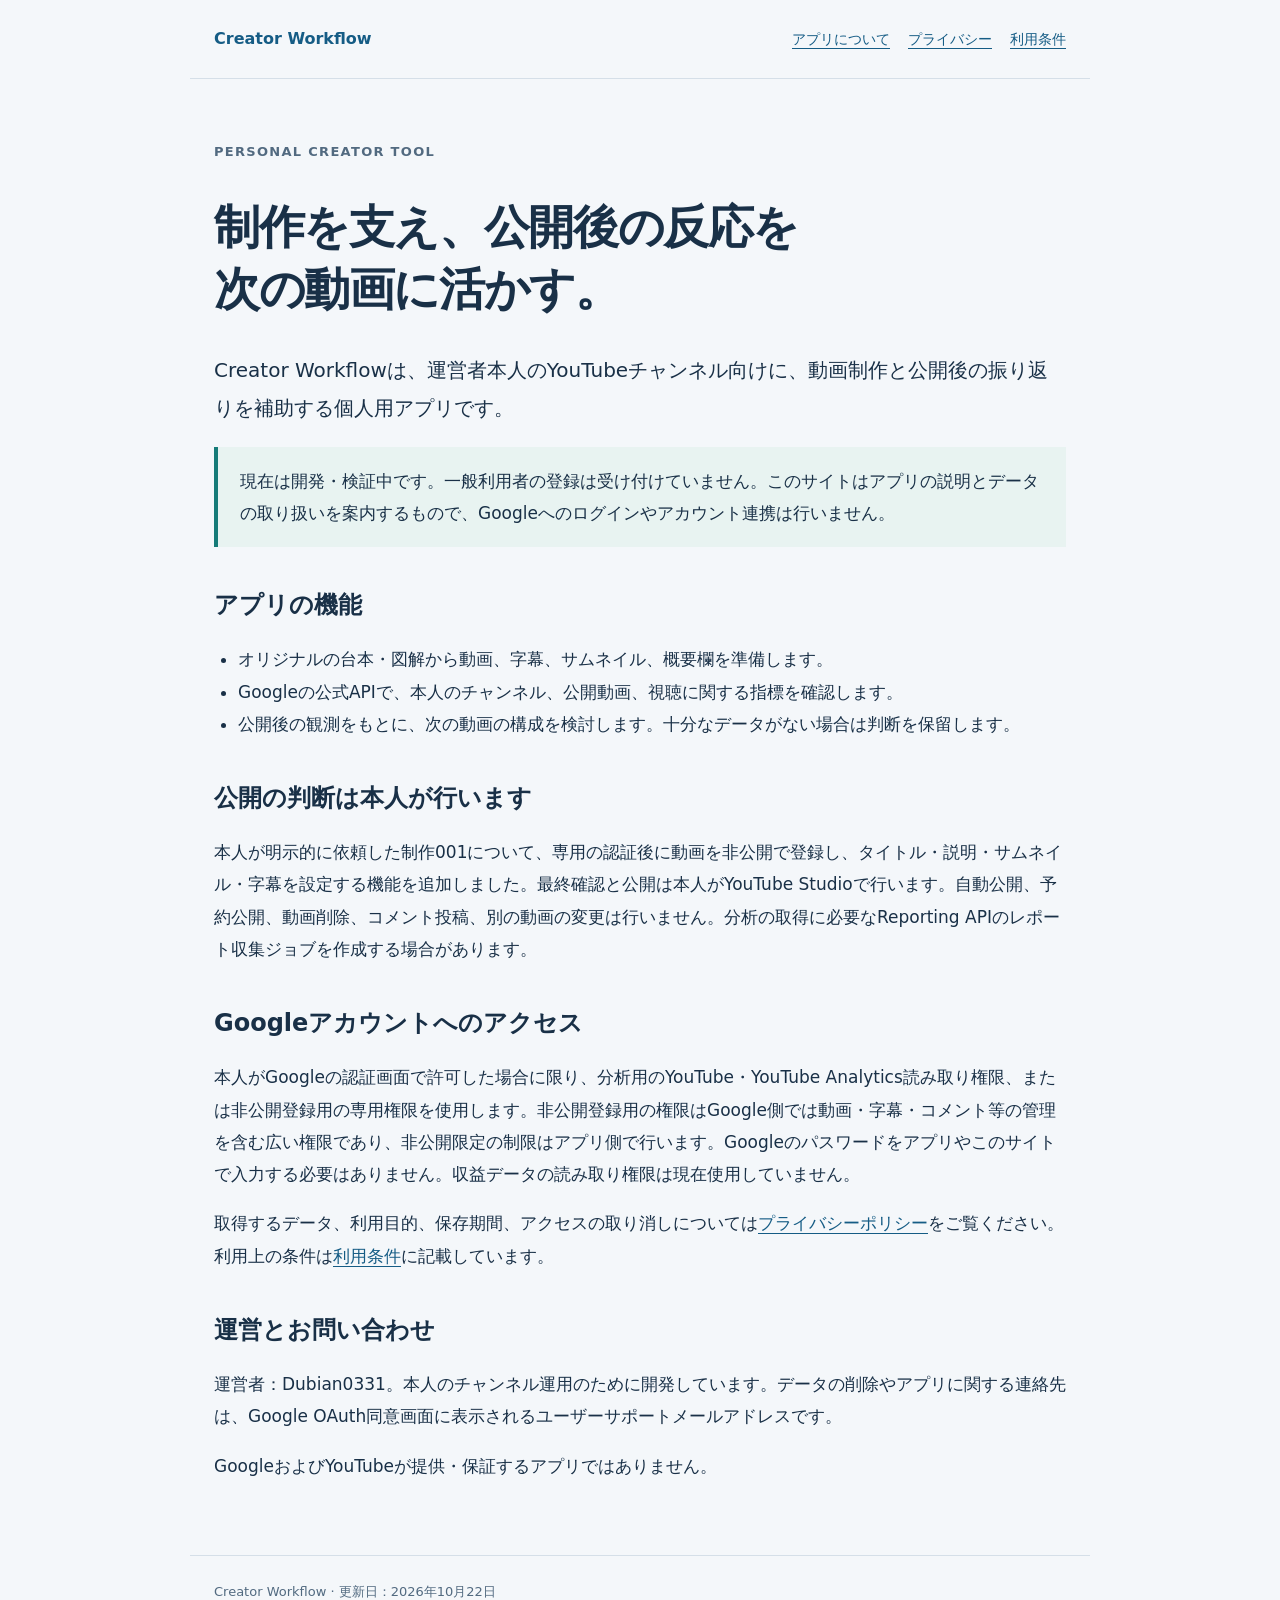
<file: index.html>
<!doctype html>
<html lang="ja"><head><meta charset="utf-8"><meta name="viewport" content="width=device-width,initial-scale=1"><meta name="description" content="Creator Workflowは運営者本人のYouTubeチャンネルの動画制作と公開後の振り返りを補助する個人用ツールです。"><title>Creator Workflow — アプリについて</title><link rel="stylesheet" href="style.css"></head><body>
<a class="skip" href="#main">本文へ</a><header><a href="index.html">Creator Workflow</a><nav aria-label="メイン"><a href="index.html" aria-current="page">アプリについて</a><a href="privacy.html">プライバシー</a><a href="terms.html">利用条件</a></nav></header>
<main id="main"><p class="eyebrow">PERSONAL CREATOR TOOL</p><h1>制作を支え、公開後の反応を<br>次の動画に活かす。</h1><p class="lead">Creator Workflowは、運営者本人のYouTubeチャンネル向けに、動画制作と公開後の振り返りを補助する個人用アプリです。</p>
<p class="notice">現在は開発・検証中です。一般利用者の登録は受け付けていません。このサイトはアプリの説明とデータの取り扱いを案内するもので、Googleへのログインやアカウント連携は行いません。</p>
<h2>アプリの機能</h2><ul><li>オリジナルの台本・図解から動画、字幕、サムネイル、概要欄を準備します。</li><li>Googleの公式APIで、本人のチャンネル、公開動画、視聴に関する指標を確認します。</li><li>公開後の観測をもとに、次の動画の構成を検討します。十分なデータがない場合は判断を保留します。</li></ul>
<h2>公開の判断は本人が行います</h2><p>本人が明示的に依頼した制作001について、専用の認証後に動画を非公開で登録し、タイトル・説明・サムネイル・字幕を設定する機能を追加しました。最終確認と公開は本人がYouTube Studioで行います。自動公開、予約公開、動画削除、コメント投稿、別の動画の変更は行いません。分析の取得に必要なReporting APIのレポート収集ジョブを作成する場合があります。</p>
<h2>Googleアカウントへのアクセス</h2><p>本人がGoogleの認証画面で許可した場合に限り、分析用のYouTube・YouTube Analytics読み取り権限、または非公開登録用の専用権限を使用します。非公開登録用の権限はGoogle側では動画・字幕・コメント等の管理を含む広い権限であり、非公開限定の制限はアプリ側で行います。Googleのパスワードをアプリやこのサイトで入力する必要はありません。収益データの読み取り権限は現在使用していません。</p><p>取得するデータ、利用目的、保存期間、アクセスの取り消しについては<a href="privacy.html">プライバシーポリシー</a>をご覧ください。利用上の条件は<a href="terms.html">利用条件</a>に記載しています。</p>
<h2>運営とお問い合わせ</h2><p>運営者：Dubian0331。本人のチャンネル運用のために開発しています。データの削除やアプリに関する連絡先は、Google OAuth同意画面に表示されるユーザーサポートメールアドレスです。</p><p>GoogleおよびYouTubeが提供・保証するアプリではありません。</p></main><footer>Creator Workflow · 更新日：2026年10月22日</footer></body></html>
</file>
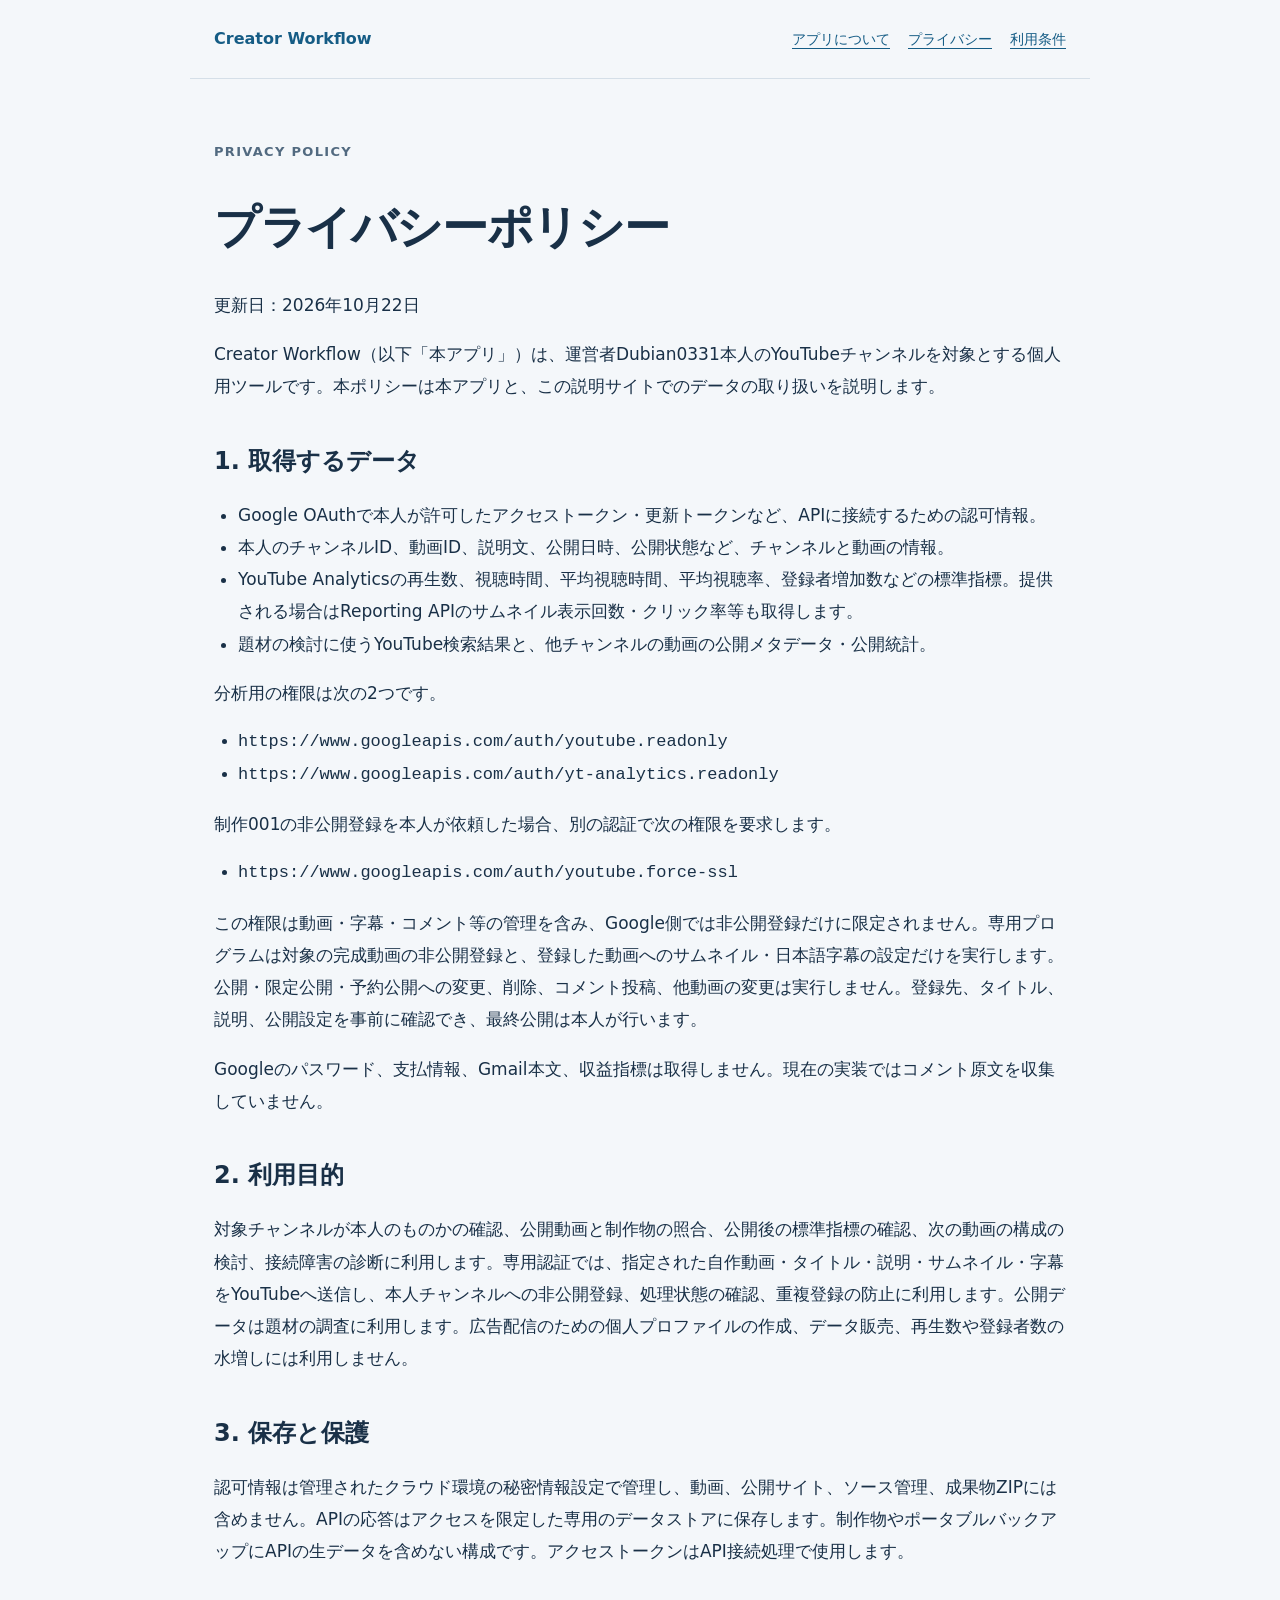
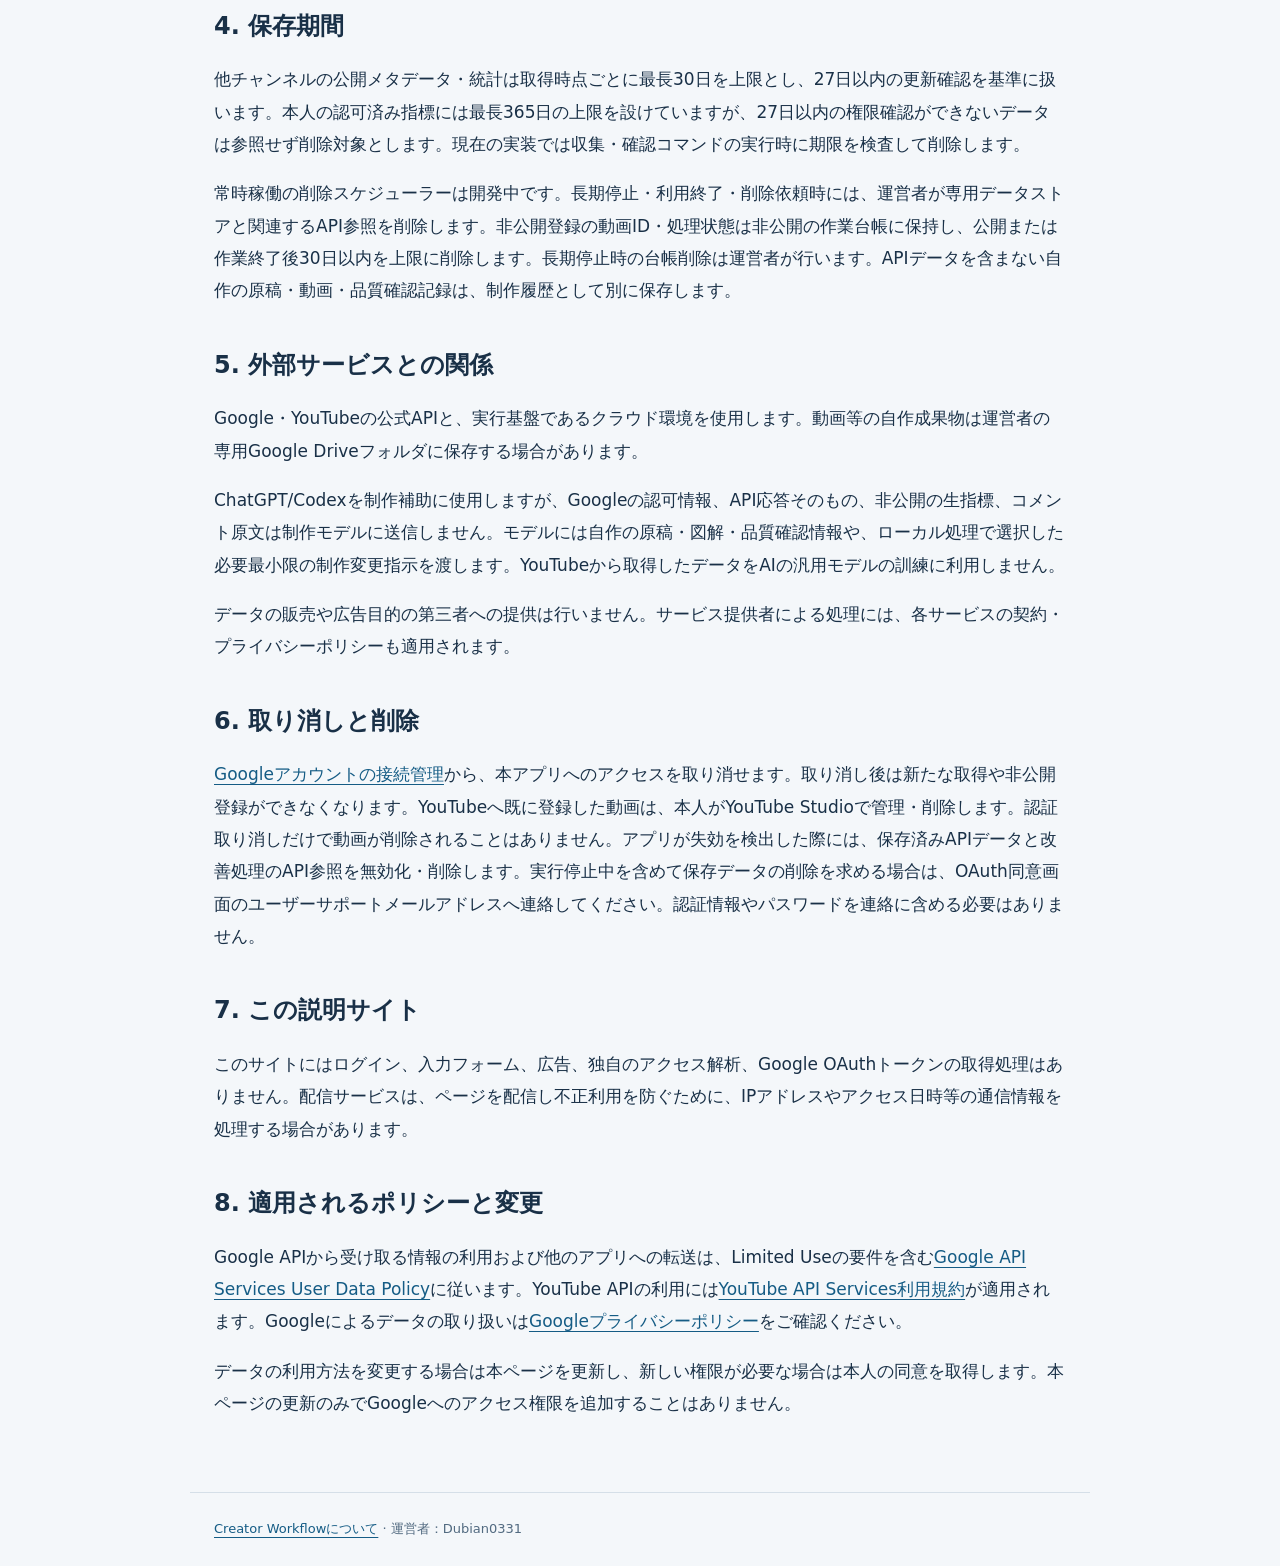
<file: privacy.html>
<!doctype html>
<html lang="ja"><head><meta charset="utf-8"><meta name="viewport" content="width=device-width,initial-scale=1"><meta name="description" content="Creator Workflowが取得するGoogle・YouTubeデータの利用目的、保存、共有、削除について。"><title>プライバシーポリシー — Creator Workflow</title><link rel="stylesheet" href="style.css"></head><body><a class="skip" href="#main">本文へ</a><header><a href="index.html">Creator Workflow</a><nav aria-label="メイン"><a href="index.html">アプリについて</a><a href="privacy.html" aria-current="page">プライバシー</a><a href="terms.html">利用条件</a></nav></header>
<main id="main"><p class="eyebrow">PRIVACY POLICY</p><h1>プライバシーポリシー</h1><p>更新日：2026年10月22日</p><p>Creator Workflow（以下「本アプリ」）は、運営者Dubian0331本人のYouTubeチャンネルを対象とする個人用ツールです。本ポリシーは本アプリと、この説明サイトでのデータの取り扱いを説明します。</p>
<h2>1. 取得するデータ</h2><ul><li>Google OAuthで本人が許可したアクセストークン・更新トークンなど、APIに接続するための認可情報。</li><li>本人のチャンネルID、動画ID、説明文、公開日時、公開状態など、チャンネルと動画の情報。</li><li>YouTube Analyticsの再生数、視聴時間、平均視聴時間、平均視聴率、登録者増加数などの標準指標。提供される場合はReporting APIのサムネイル表示回数・クリック率等も取得します。</li><li>題材の検討に使うYouTube検索結果と、他チャンネルの動画の公開メタデータ・公開統計。</li></ul><p>分析用の権限は次の2つです。</p><ul class="scope"><li>https://www.googleapis.com/auth/youtube.readonly</li><li>https://www.googleapis.com/auth/yt-analytics.readonly</li></ul><p>制作001の非公開登録を本人が依頼した場合、別の認証で次の権限を要求します。</p><ul class="scope"><li>https://www.googleapis.com/auth/youtube.force-ssl</li></ul><p>この権限は動画・字幕・コメント等の管理を含み、Google側では非公開登録だけに限定されません。専用プログラムは対象の完成動画の非公開登録と、登録した動画へのサムネイル・日本語字幕の設定だけを実行します。公開・限定公開・予約公開への変更、削除、コメント投稿、他動画の変更は実行しません。登録先、タイトル、説明、公開設定を事前に確認でき、最終公開は本人が行います。</p><p>Googleのパスワード、支払情報、Gmail本文、収益指標は取得しません。現在の実装ではコメント原文を収集していません。</p>
<h2>2. 利用目的</h2><p>対象チャンネルが本人のものかの確認、公開動画と制作物の照合、公開後の標準指標の確認、次の動画の構成の検討、接続障害の診断に利用します。専用認証では、指定された自作動画・タイトル・説明・サムネイル・字幕をYouTubeへ送信し、本人チャンネルへの非公開登録、処理状態の確認、重複登録の防止に利用します。公開データは題材の調査に利用します。広告配信のための個人プロファイルの作成、データ販売、再生数や登録者数の水増しには利用しません。</p>
<h2>3. 保存と保護</h2><p>認可情報は管理されたクラウド環境の秘密情報設定で管理し、動画、公開サイト、ソース管理、成果物ZIPには含めません。APIの応答はアクセスを限定した専用のデータストアに保存します。制作物やポータブルバックアップにAPIの生データを含めない構成です。アクセストークンはAPI接続処理で使用します。</p>
<h2>4. 保存期間</h2><p>他チャンネルの公開メタデータ・統計は取得時点ごとに最長30日を上限とし、27日以内の更新確認を基準に扱います。本人の認可済み指標には最長365日の上限を設けていますが、27日以内の権限確認ができないデータは参照せず削除対象とします。現在の実装では収集・確認コマンドの実行時に期限を検査して削除します。</p><p>常時稼働の削除スケジューラーは開発中です。長期停止・利用終了・削除依頼時には、運営者が専用データストアと関連するAPI参照を削除します。非公開登録の動画ID・処理状態は非公開の作業台帳に保持し、公開または作業終了後30日以内を上限に削除します。長期停止時の台帳削除は運営者が行います。APIデータを含まない自作の原稿・動画・品質確認記録は、制作履歴として別に保存します。</p>
<h2>5. 外部サービスとの関係</h2><p>Google・YouTubeの公式APIと、実行基盤であるクラウド環境を使用します。動画等の自作成果物は運営者の専用Google Driveフォルダに保存する場合があります。</p><p>ChatGPT/Codexを制作補助に使用しますが、Googleの認可情報、API応答そのもの、非公開の生指標、コメント原文は制作モデルに送信しません。モデルには自作の原稿・図解・品質確認情報や、ローカル処理で選択した必要最小限の制作変更指示を渡します。YouTubeから取得したデータをAIの汎用モデルの訓練に利用しません。</p><p>データの販売や広告目的の第三者への提供は行いません。サービス提供者による処理には、各サービスの契約・プライバシーポリシーも適用されます。</p>
<h2>6. 取り消しと削除</h2><p><a href="https://myaccount.google.com/connections">Googleアカウントの接続管理</a>から、本アプリへのアクセスを取り消せます。取り消し後は新たな取得や非公開登録ができなくなります。YouTubeへ既に登録した動画は、本人がYouTube Studioで管理・削除します。認証取り消しだけで動画が削除されることはありません。アプリが失効を検出した際には、保存済みAPIデータと改善処理のAPI参照を無効化・削除します。実行停止中を含めて保存データの削除を求める場合は、OAuth同意画面のユーザーサポートメールアドレスへ連絡してください。認証情報やパスワードを連絡に含める必要はありません。</p>
<h2>7. この説明サイト</h2><p>このサイトにはログイン、入力フォーム、広告、独自のアクセス解析、Google OAuthトークンの取得処理はありません。配信サービスは、ページを配信し不正利用を防ぐために、IPアドレスやアクセス日時等の通信情報を処理する場合があります。</p>
<h2>8. 適用されるポリシーと変更</h2><p>Google APIから受け取る情報の利用および他のアプリへの転送は、Limited Useの要件を含む<a href="https://developers.google.com/terms/api-services-user-data-policy">Google API Services User Data Policy</a>に従います。YouTube APIの利用には<a href="https://developers.google.com/youtube/terms/api-services-terms-of-service">YouTube API Services利用規約</a>が適用されます。Googleによるデータの取り扱いは<a href="https://policies.google.com/privacy">Googleプライバシーポリシー</a>をご確認ください。</p><p>データの利用方法を変更する場合は本ページを更新し、新しい権限が必要な場合は本人の同意を取得します。本ページの更新のみでGoogleへのアクセス権限を追加することはありません。</p></main><footer><a href="index.html">Creator Workflowについて</a> · 運営者：Dubian0331</footer></body></html>
</file>
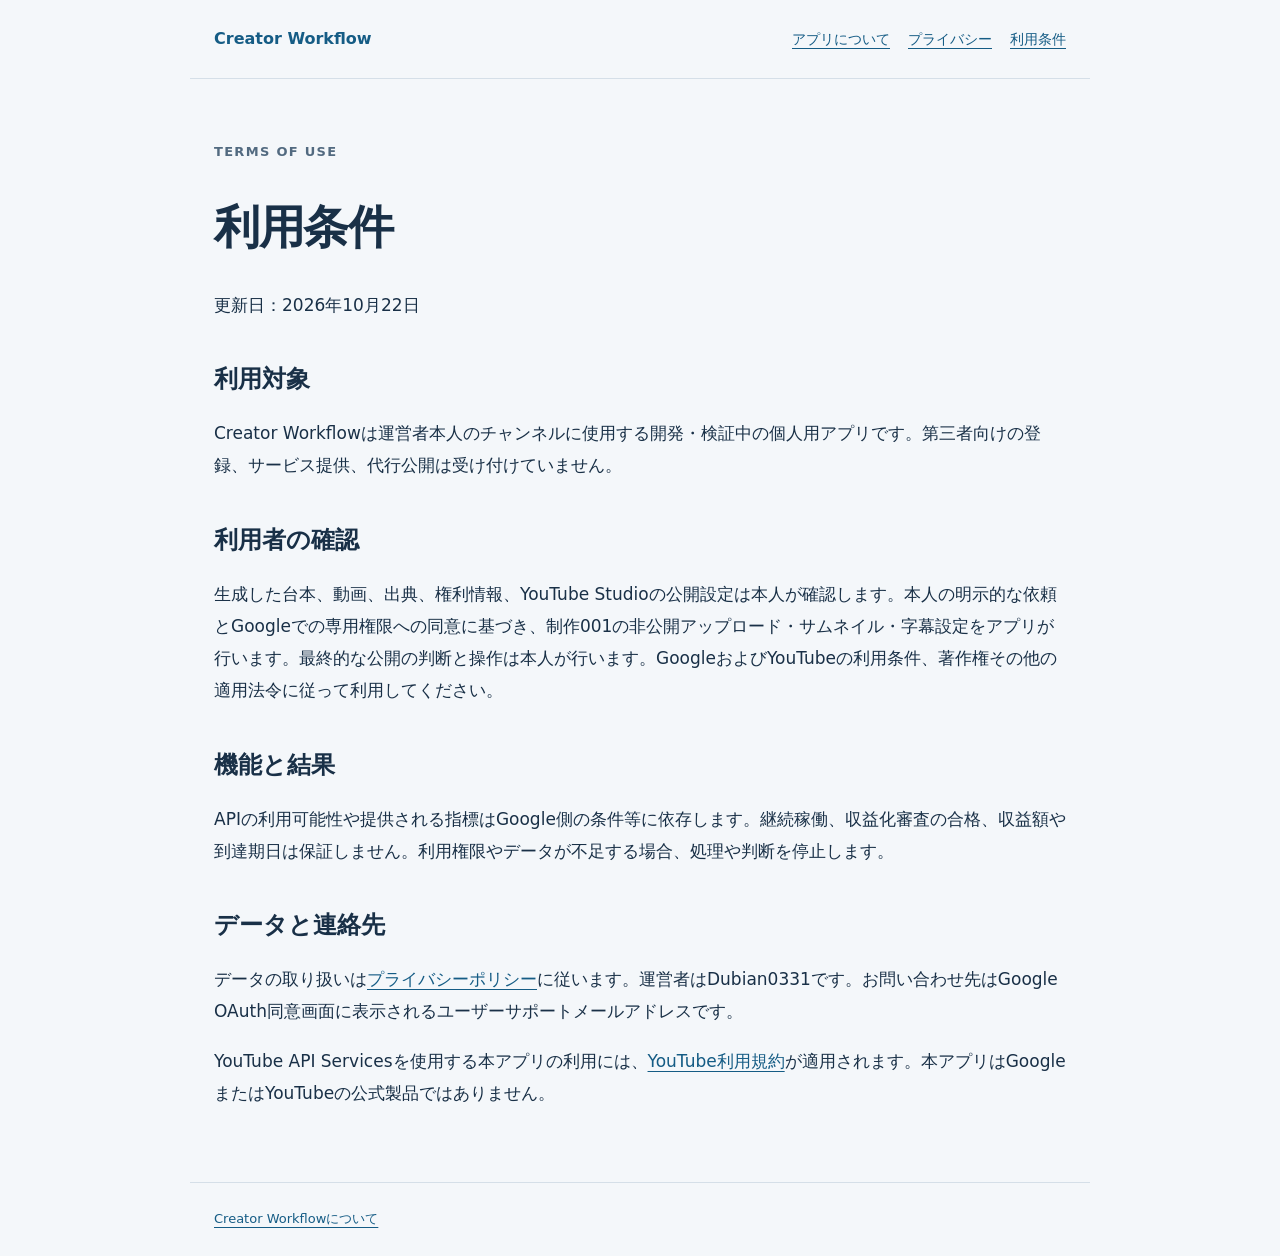
<file: terms.html>
<!doctype html>
<html lang="ja"><head><meta charset="utf-8"><meta name="viewport" content="width=device-width,initial-scale=1"><title>利用条件 — Creator Workflow</title><link rel="stylesheet" href="style.css"></head><body><a class="skip" href="#main">本文へ</a><header><a href="index.html">Creator Workflow</a><nav aria-label="メイン"><a href="index.html">アプリについて</a><a href="privacy.html">プライバシー</a><a href="terms.html" aria-current="page">利用条件</a></nav></header><main id="main"><p class="eyebrow">TERMS OF USE</p><h1>利用条件</h1><p>更新日：2026年10月22日</p><h2>利用対象</h2><p>Creator Workflowは運営者本人のチャンネルに使用する開発・検証中の個人用アプリです。第三者向けの登録、サービス提供、代行公開は受け付けていません。</p><h2>利用者の確認</h2><p>生成した台本、動画、出典、権利情報、YouTube Studioの公開設定は本人が確認します。本人の明示的な依頼とGoogleでの専用権限への同意に基づき、制作001の非公開アップロード・サムネイル・字幕設定をアプリが行います。最終的な公開の判断と操作は本人が行います。GoogleおよびYouTubeの利用条件、著作権その他の適用法令に従って利用してください。</p><h2>機能と結果</h2><p>APIの利用可能性や提供される指標はGoogle側の条件等に依存します。継続稼働、収益化審査の合格、収益額や到達期日は保証しません。利用権限やデータが不足する場合、処理や判断を停止します。</p><h2>データと連絡先</h2><p>データの取り扱いは<a href="privacy.html">プライバシーポリシー</a>に従います。運営者はDubian0331です。お問い合わせ先はGoogle OAuth同意画面に表示されるユーザーサポートメールアドレスです。</p><p>YouTube API Servicesを使用する本アプリの利用には、<a href="https://www.youtube.com/t/terms">YouTube利用規約</a>が適用されます。本アプリはGoogleまたはYouTubeの公式製品ではありません。</p></main><footer><a href="index.html">Creator Workflowについて</a></footer></body></html>
</file>
<file: style.css>
:root{color-scheme:light;font-family:system-ui,-apple-system,"Noto Sans JP",sans-serif;color:#193047;background:#f4f7fa}*{box-sizing:border-box}body{margin:0;line-height:1.9}header,main,footer{max-width:900px;margin:auto;padding:24px}header{display:flex;flex-wrap:wrap;align-items:center;justify-content:space-between;gap:16px;border-bottom:1px solid #d5dfe8}header>a{font-weight:750;text-decoration:none}nav{display:flex;flex-wrap:wrap;gap:18px;font-size:14px}a{color:#155c85;text-underline-offset:4px}a:focus-visible{outline:3px solid #bc6600;outline-offset:4px}main{padding-top:48px;padding-bottom:56px}h1{font-size:clamp(30px,6vw,46px);line-height:1.35;letter-spacing:-.03em}h2{font-size:24px;line-height:1.5;margin-top:40px}p,li{font-size:17px}.eyebrow{font-size:13px;font-weight:700;letter-spacing:.1em;color:#526a80}.lead{font-size:20px}.notice{border-left:4px solid #157b78;background:#e8f3f1;padding:18px 22px}.scope{overflow-wrap:anywhere;font-family:monospace;font-size:14px}footer{border-top:1px solid #d5dfe8;font-size:13px;color:#526a80}.skip{position:absolute;left:-9999px}.skip:focus{position:static}ul{padding-left:24px}@media(max-width:500px){header,main,footer{padding-left:20px;padding-right:20px}nav{gap:12px}}
</file>
